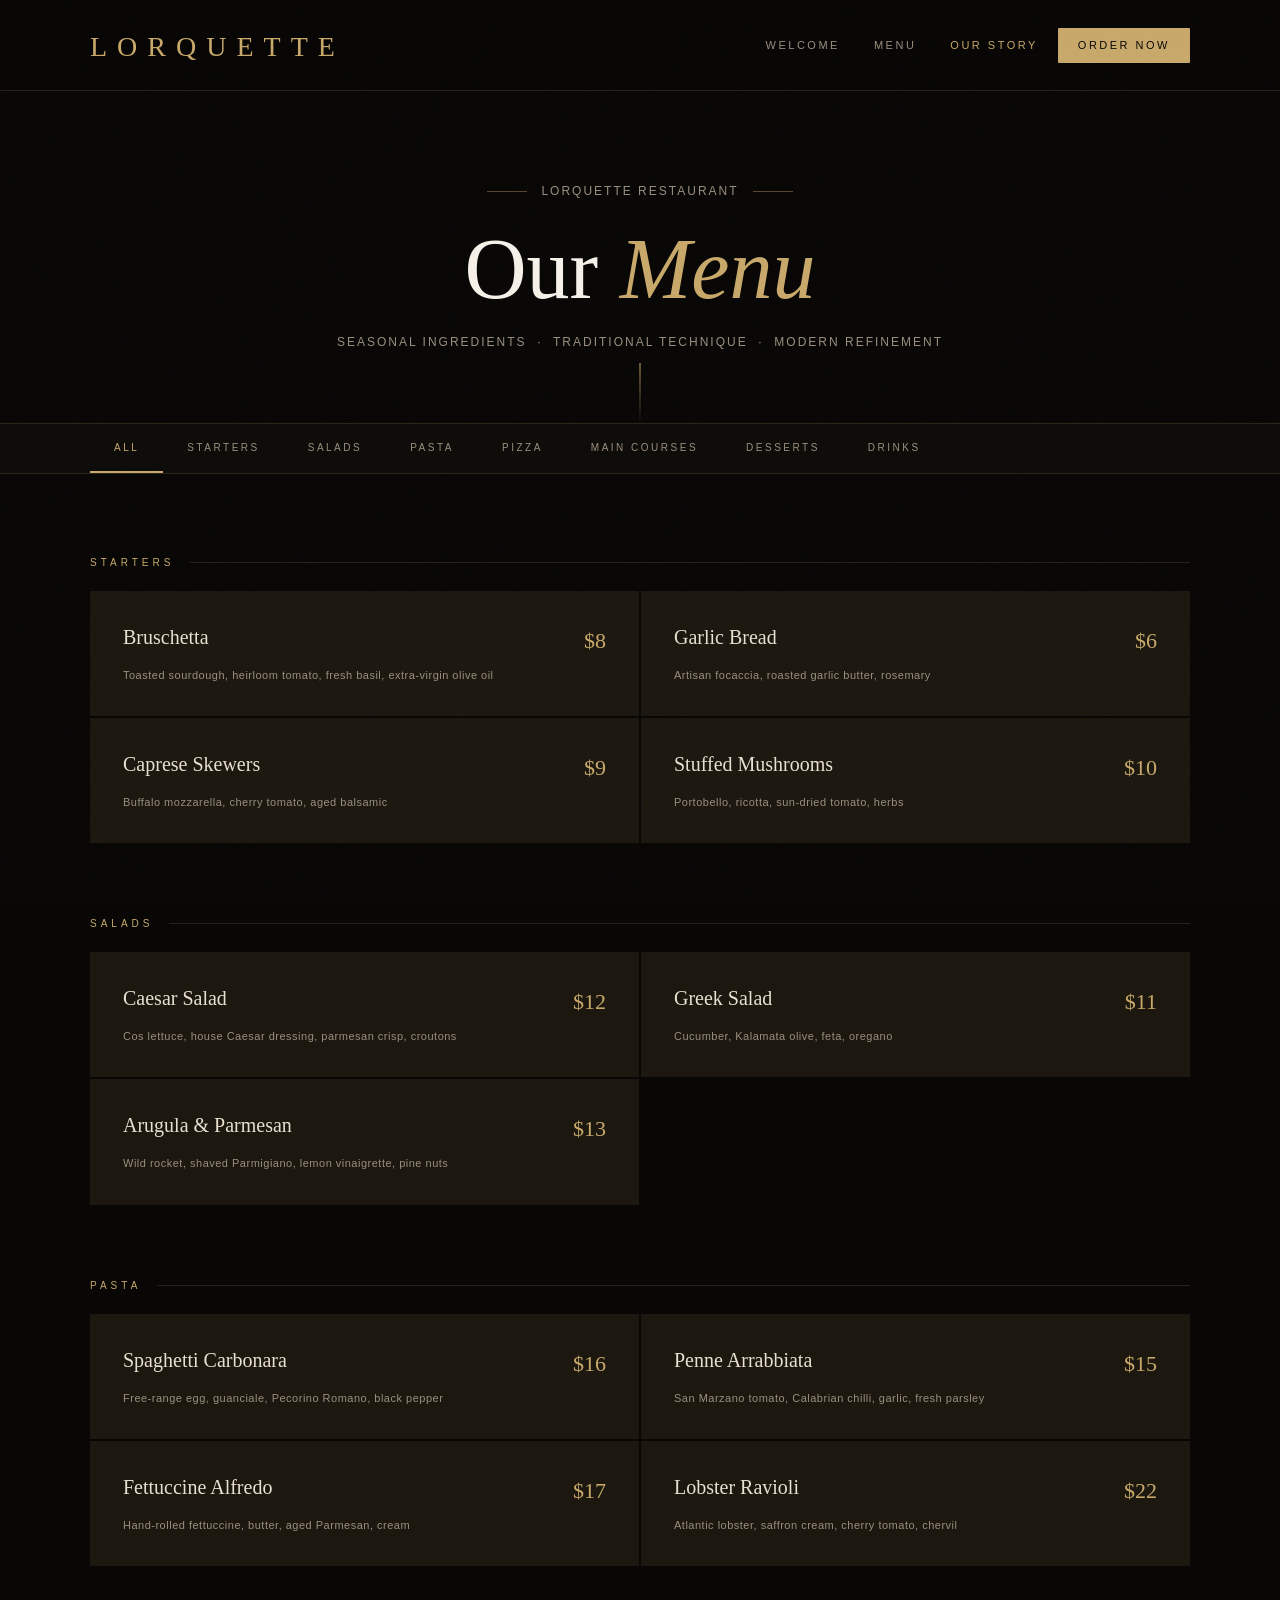
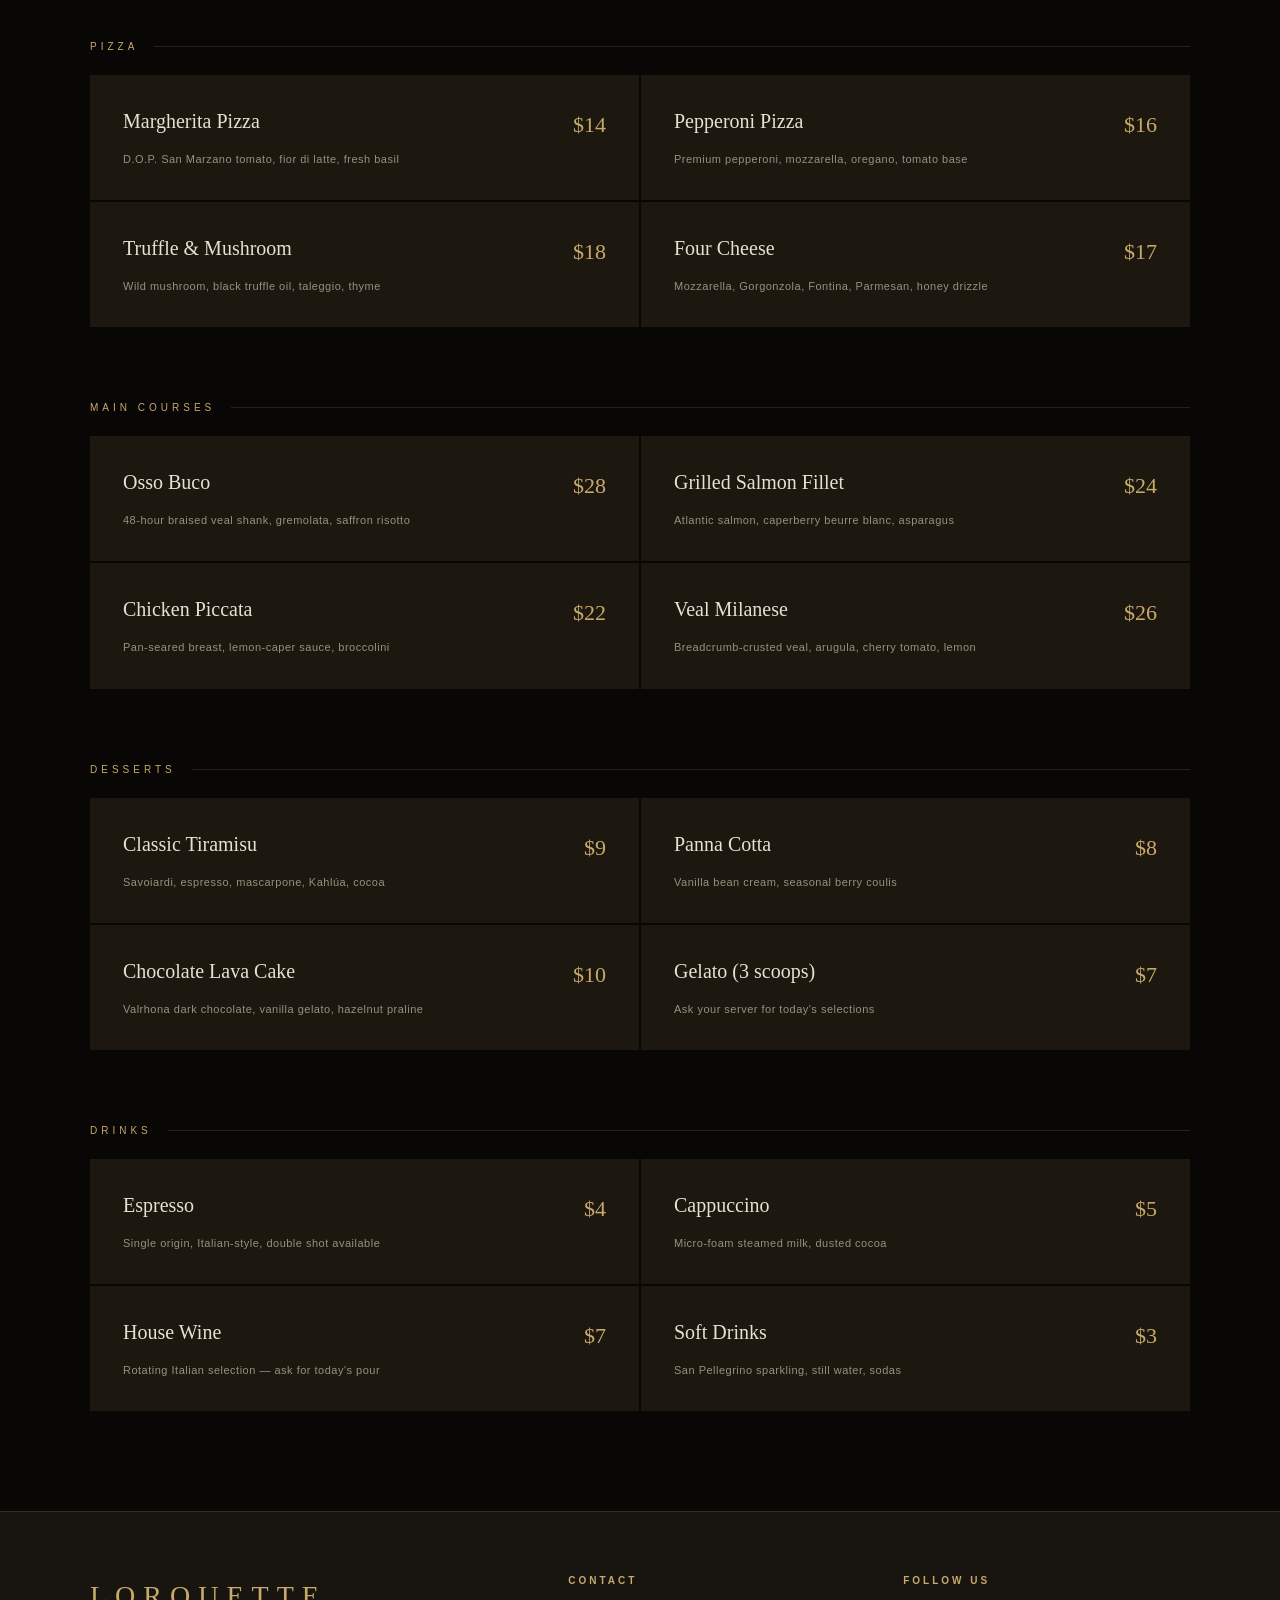
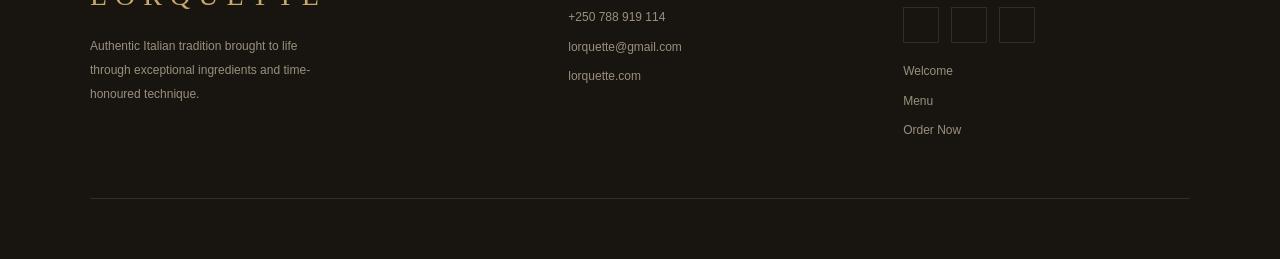
<file: index2.html>
<!DOCTYPE HTML>

<html>
	<head>
		<title>Lorquette Restaurant</title>
		<meta charset="utf-8" />
		<meta name="viewport" content="width=device-width, initial-scale=1, user-scalable=no" />
		<link rel="stylesheet" href="assets/css/style2.css" />
	</head>
	<body class="is-preload homepage">
        <div id="header-wrapper">
		<header id="header" class="container">
			<div id="logo">
				<h1><a href="index.html">Lorquette</a></h1>
			</div>
			<nav id="nav">
				<ul>
					<li><a href="index.html">Welcome</a></li>
					<li>
						<a href="#">Menu</a>
						<ul>
							<li><a href="#">Breakfast</a></li>
							<li><a href="#">Lunch</a></li>
							<li><a href="#">Dinner</a></li>
						</ul>
					</li>
					<li class="current"><a href="index2.html">Our Story</a></li>
					<li><a href="index.html" class="btn-nav">Order Now</a></li>
				</ul>
			</nav>
		</header>
	</div>


	<section id="menu-hero">
		<div class="container">
			<p class="hero-eyebrow">Lorquette Restaurant</p>
			<h1>Our <em>Menu</em></h1>
			<p>Seasonal ingredients &nbsp;·&nbsp; Traditional technique &nbsp;·&nbsp; Modern refinement</p>
		</div>
	</section>

	
	<nav id="category-nav">
		<div class="container">
			<div class="cat-nav-inner">
				<button class="cat-btn active" data-cat="all">All</button>
				<button class="cat-btn" data-cat="starters">Starters</button>
				<button class="cat-btn" data-cat="salads">Salads</button>
				<button class="cat-btn" data-cat="pasta">Pasta</button>
				<button class="cat-btn" data-cat="pizza">Pizza</button>
				<button class="cat-btn" data-cat="mains">Main Courses</button>
				<button class="cat-btn" data-cat="desserts">Desserts</button>
				<button class="cat-btn" data-cat="drinks">Drinks</button>
			</div>
		</div>
	</nav>


	<main id="menu-content">
		<div class="container">

			
			<div class="menu-category visible" id="cat-all">

				<div class="menu-all-section">
					<p class="all-section-label">Starters</p>
					<div class="menu-items-grid">
						<div class="menu-item"><div class="item-info"><span class="item-name">Bruschetta</span><span class="item-desc">Toasted sourdough, heirloom tomato, fresh basil, extra-virgin olive oil</span></div><span class="item-price">$8</span></div>
						<div class="menu-item"><div class="item-info"><span class="item-name">Garlic Bread</span><span class="item-desc">Artisan focaccia, roasted garlic butter, rosemary</span></div><span class="item-price">$6</span></div>
						<div class="menu-item"><div class="item-info"><span class="item-name">Caprese Skewers</span><span class="item-desc">Buffalo mozzarella, cherry tomato, aged balsamic</span></div><span class="item-price">$9</span></div>
						<div class="menu-item"><div class="item-info"><span class="item-name">Stuffed Mushrooms</span><span class="item-desc">Portobello, ricotta, sun-dried tomato, herbs</span></div><span class="item-price">$10</span></div>
					</div>
				</div>

				<div class="menu-all-section">
					<p class="all-section-label">Salads</p>
					<div class="menu-items-grid">
						<div class="menu-item"><div class="item-info"><span class="item-name">Caesar Salad</span><span class="item-desc">Cos lettuce, house Caesar dressing, parmesan crisp, croutons</span></div><span class="item-price">$12</span></div>
						<div class="menu-item"><div class="item-info"><span class="item-name">Greek Salad</span><span class="item-desc">Cucumber, Kalamata olive, feta, oregano</span></div><span class="item-price">$11</span></div>
						<div class="menu-item"><div class="item-info"><span class="item-name">Arugula & Parmesan</span><span class="item-desc">Wild rocket, shaved Parmigiano, lemon vinaigrette, pine nuts</span></div><span class="item-price">$13</span></div>
					</div>
				</div>

				<div class="menu-all-section">
					<p class="all-section-label">Pasta</p>
					<div class="menu-items-grid">
						<div class="menu-item"><div class="item-info"><span class="item-name">Spaghetti Carbonara</span><span class="item-desc">Free-range egg, guanciale, Pecorino Romano, black pepper</span></div><span class="item-price">$16</span></div>
						<div class="menu-item"><div class="item-info"><span class="item-name">Penne Arrabbiata</span><span class="item-desc">San Marzano tomato, Calabrian chilli, garlic, fresh parsley</span></div><span class="item-price">$15</span></div>
						<div class="menu-item"><div class="item-info"><span class="item-name">Fettuccine Alfredo</span><span class="item-desc">Hand-rolled fettuccine, butter, aged Parmesan, cream</span></div><span class="item-price">$17</span></div>
						<div class="menu-item"><div class="item-info"><span class="item-name">Lobster Ravioli</span><span class="item-desc">Atlantic lobster, saffron cream, cherry tomato, chervil</span></div><span class="item-price">$22</span></div>
					</div>
				</div>

				<div class="menu-all-section">
					<p class="all-section-label">Pizza</p>
					<div class="menu-items-grid">
						<div class="menu-item"><div class="item-info"><span class="item-name">Margherita Pizza</span><span class="item-desc">D.O.P. San Marzano tomato, fior di latte, fresh basil</span></div><span class="item-price">$14</span></div>
						<div class="menu-item"><div class="item-info"><span class="item-name">Pepperoni Pizza</span><span class="item-desc">Premium pepperoni, mozzarella, oregano, tomato base</span></div><span class="item-price">$16</span></div>
						<div class="menu-item"><div class="item-info"><span class="item-name">Truffle & Mushroom</span><span class="item-desc">Wild mushroom, black truffle oil, taleggio, thyme</span></div><span class="item-price">$18</span></div>
						<div class="menu-item"><div class="item-info"><span class="item-name">Four Cheese</span><span class="item-desc">Mozzarella, Gorgonzola, Fontina, Parmesan, honey drizzle</span></div><span class="item-price">$17</span></div>
					</div>
				</div>

				<div class="menu-all-section">
					<p class="all-section-label">Main Courses</p>
					<div class="menu-items-grid">
						<div class="menu-item"><div class="item-info"><span class="item-name">Osso Buco</span><span class="item-desc">48-hour braised veal shank, gremolata, saffron risotto</span></div><span class="item-price">$28</span></div>
						<div class="menu-item"><div class="item-info"><span class="item-name">Grilled Salmon Fillet</span><span class="item-desc">Atlantic salmon, caperberry beurre blanc, asparagus</span></div><span class="item-price">$24</span></div>
						<div class="menu-item"><div class="item-info"><span class="item-name">Chicken Piccata</span><span class="item-desc">Pan-seared breast, lemon-caper sauce, broccolini</span></div><span class="item-price">$22</span></div>
						<div class="menu-item"><div class="item-info"><span class="item-name">Veal Milanese</span><span class="item-desc">Breadcrumb-crusted veal, arugula, cherry tomato, lemon</span></div><span class="item-price">$26</span></div>
					</div>
				</div>

				<div class="menu-all-section">
					<p class="all-section-label">Desserts</p>
					<div class="menu-items-grid">
						<div class="menu-item"><div class="item-info"><span class="item-name">Classic Tiramisu</span><span class="item-desc">Savoiardi, espresso, mascarpone, Kahlúa, cocoa</span></div><span class="item-price">$9</span></div>
						<div class="menu-item"><div class="item-info"><span class="item-name">Panna Cotta</span><span class="item-desc">Vanilla bean cream, seasonal berry coulis</span></div><span class="item-price">$8</span></div>
						<div class="menu-item"><div class="item-info"><span class="item-name">Chocolate Lava Cake</span><span class="item-desc">Valrhona dark chocolate, vanilla gelato, hazelnut praline</span></div><span class="item-price">$10</span></div>
						<div class="menu-item"><div class="item-info"><span class="item-name">Gelato (3 scoops)</span><span class="item-desc">Ask your server for today's selections</span></div><span class="item-price">$7</span></div>
					</div>
				</div>

				<div class="menu-all-section">
					<p class="all-section-label">Drinks</p>
					<div class="menu-items-grid">
						<div class="menu-item"><div class="item-info"><span class="item-name">Espresso</span><span class="item-desc">Single origin, Italian-style, double shot available</span></div><span class="item-price">$4</span></div>
						<div class="menu-item"><div class="item-info"><span class="item-name">Cappuccino</span><span class="item-desc">Micro-foam steamed milk, dusted cocoa</span></div><span class="item-price">$5</span></div>
						<div class="menu-item"><div class="item-info"><span class="item-name">House Wine</span><span class="item-desc">Rotating Italian selection — ask for today's pour</span></div><span class="item-price">$7</span></div>
						<div class="menu-item"><div class="item-info"><span class="item-name">Soft Drinks</span><span class="item-desc">San Pellegrino sparkling, still water, sodas</span></div><span class="item-price">$3</span></div>
					</div>
				</div>

			</div>

			<!-- INDIVIDUAL CATEGORY VIEWS -->
			<div class="menu-category" id="cat-starters">
				<div class="cat-header"><div class="cat-header-line"></div><div class="cat-header-text"><i class="fas fa-utensils cat-icon"></i><h2><em>Starters</em></h2></div><div class="cat-header-line"></div></div>
				<div class="menu-items-grid">
					<div class="menu-item"><div class="item-info"><span class="item-name">Bruschetta</span><span class="item-desc">Toasted sourdough, heirloom tomato, fresh basil, extra-virgin olive oil</span></div><span class="item-price">$8</span></div>
					<div class="menu-item"><div class="item-info"><span class="item-name">Garlic Bread</span><span class="item-desc">Artisan focaccia, roasted garlic butter, rosemary</span></div><span class="item-price">$6</span></div>
					<div class="menu-item"><div class="item-info"><span class="item-name">Caprese Skewers</span><span class="item-desc">Buffalo mozzarella, cherry tomato, aged balsamic</span></div><span class="item-price">$9</span></div>
					<div class="menu-item"><div class="item-info"><span class="item-name">Stuffed Mushrooms</span><span class="item-desc">Portobello, ricotta, sun-dried tomato, herbs</span></div><span class="item-price">$10</span></div>
				</div>
			</div>

			<div class="menu-category" id="cat-salads">
				<div class="cat-header"><div class="cat-header-line"></div><div class="cat-header-text"><i class="fas fa-leaf cat-icon"></i><h2><em>Salads</em></h2></div><div class="cat-header-line"></div></div>
				<div class="menu-items-grid">
					<div class="menu-item"><div class="item-info"><span class="item-name">Caesar Salad</span><span class="item-desc">Cos lettuce, house Caesar dressing, parmesan crisp, croutons</span></div><span class="item-price">$12</span></div>
					<div class="menu-item"><div class="item-info"><span class="item-name">Greek Salad</span><span class="item-desc">Cucumber, Kalamata olive, feta, oregano</span></div><span class="item-price">$11</span></div>
					<div class="menu-item"><div class="item-info"><span class="item-name">Arugula & Parmesan</span><span class="item-desc">Wild rocket, shaved Parmigiano, lemon vinaigrette, pine nuts</span></div><span class="item-price">$13</span></div>
				</div>
			</div>

			<div class="menu-category" id="cat-pasta">
				<div class="cat-header"><div class="cat-header-line"></div><div class="cat-header-text"><i class="fas fa-bowl-food cat-icon"></i><h2><em>Pasta</em></h2></div><div class="cat-header-line"></div></div>
				<div class="menu-items-grid">
					<div class="menu-item"><div class="item-info"><span class="item-name">Spaghetti Carbonara</span><span class="item-desc">Free-range egg, guanciale, Pecorino Romano, black pepper</span></div><span class="item-price">$16</span></div>
					<div class="menu-item"><div class="item-info"><span class="item-name">Penne Arrabbiata</span><span class="item-desc">San Marzano tomato, Calabrian chilli, garlic, fresh parsley</span></div><span class="item-price">$15</span></div>
					<div class="menu-item"><div class="item-info"><span class="item-name">Fettuccine Alfredo</span><span class="item-desc">Hand-rolled fettuccine, butter, aged Parmesan, cream</span></div><span class="item-price">$17</span></div>
					<div class="menu-item"><div class="item-info"><span class="item-name">Lobster Ravioli</span><span class="item-desc">Atlantic lobster, saffron cream, cherry tomato, chervil</span></div><span class="item-price">$22</span></div>
				</div>
			</div>

			<div class="menu-category" id="cat-pizza">
				<div class="cat-header"><div class="cat-header-line"></div><div class="cat-header-text"><i class="fas fa-pizza-slice cat-icon"></i><h2><em>Pizza</em></h2></div><div class="cat-header-line"></div></div>
				<div class="menu-items-grid">
					<div class="menu-item"><div class="item-info"><span class="item-name">Margherita Pizza</span><span class="item-desc">D.O.P. San Marzano tomato, fior di latte, fresh basil</span></div><span class="item-price">$14</span></div>
					<div class="menu-item"><div class="item-info"><span class="item-name">Pepperoni Pizza</span><span class="item-desc">Premium pepperoni, mozzarella, oregano, tomato base</span></div><span class="item-price">$16</span></div>
					<div class="menu-item"><div class="item-info"><span class="item-name">Truffle & Mushroom</span><span class="item-desc">Wild mushroom, black truffle oil, taleggio, thyme</span></div><span class="item-price">$18</span></div>
					<div class="menu-item"><div class="item-info"><span class="item-name">Four Cheese</span><span class="item-desc">Mozzarella, Gorgonzola, Fontina, Parmesan, honey drizzle</span></div><span class="item-price">$17</span></div>
				</div>
			</div>

			<div class="menu-category" id="cat-mains">
				<div class="cat-header"><div class="cat-header-line"></div><div class="cat-header-text"><i class="fas fa-fire cat-icon"></i><h2>Main <em>Courses</em></h2></div><div class="cat-header-line"></div></div>
				<div class="menu-items-grid">
					<div class="menu-item"><div class="item-info"><span class="item-name">Osso Buco</span><span class="item-desc">48-hour braised veal shank, gremolata, saffron risotto</span></div><span class="item-price">$28</span></div>
					<div class="menu-item"><div class="item-info"><span class="item-name">Grilled Salmon Fillet</span><span class="item-desc">Atlantic salmon, caperberry beurre blanc, asparagus</span></div><span class="item-price">$24</span></div>
					<div class="menu-item"><div class="item-info"><span class="item-name">Chicken Piccata</span><span class="item-desc">Pan-seared breast, lemon-caper sauce, broccolini</span></div><span class="item-price">$22</span></div>
					<div class="menu-item"><div class="item-info"><span class="item-name">Veal Milanese</span><span class="item-desc">Breadcrumb-crusted veal, arugula, cherry tomato, lemon</span></div><span class="item-price">$26</span></div>
				</div>
			</div>

			<div class="menu-category" id="cat-desserts">
				<div class="cat-header"><div class="cat-header-line"></div><div class="cat-header-text"><i class="fas fa-ice-cream cat-icon"></i><h2><em>Desserts</em></h2></div><div class="cat-header-line"></div></div>
				<div class="menu-items-grid">
					<div class="menu-item"><div class="item-info"><span class="item-name">Classic Tiramisu</span><span class="item-desc">Savoiardi, espresso, mascarpone, Kahlúa, cocoa</span></div><span class="item-price">$9</span></div>
					<div class="menu-item"><div class="item-info"><span class="item-name">Panna Cotta</span><span class="item-desc">Vanilla bean cream, seasonal berry coulis</span></div><span class="item-price">$8</span></div>
					<div class="menu-item"><div class="item-info"><span class="item-name">Chocolate Lava Cake</span><span class="item-desc">Valrhona dark chocolate, vanilla gelato, hazelnut praline</span></div><span class="item-price">$10</span></div>
					<div class="menu-item"><div class="item-info"><span class="item-name">Gelato (3 scoops)</span><span class="item-desc">Ask your server for today's selections</span></div><span class="item-price">$7</span></div>
				</div>
			</div>

			<div class="menu-category" id="cat-drinks">
				<div class="cat-header"><div class="cat-header-line"></div><div class="cat-header-text"><i class="fas fa-wine-glass cat-icon"></i><h2><em>Drinks</em></h2></div><div class="cat-header-line"></div></div>
				<div class="menu-items-grid">
					<div class="menu-item"><div class="item-info"><span class="item-name">Espresso</span><span class="item-desc">Single origin, Italian-style, double shot available</span></div><span class="item-price">$4</span></div>
					<div class="menu-item"><div class="item-info"><span class="item-name">Cappuccino</span><span class="item-desc">Micro-foam steamed milk, dusted cocoa</span></div><span class="item-price">$5</span></div>
					<div class="menu-item"><div class="item-info"><span class="item-name">House Wine (Glass)</span><span class="item-desc">Rotating Italian selection — ask for today's pour</span></div><span class="item-price">$7</span></div>
					<div class="menu-item"><div class="item-info"><span class="item-name">Soft Drinks</span><span class="item-desc">San Pellegrino sparkling, still water, sodas</span></div><span class="item-price">$3</span></div>
				</div>
			</div>

		</div>
	</main>

	
	<div id="footer-wrapper">
		<footer class="container">
			<div class="footer-grid">
				<div class="footer-brand">
					<h2>Lorquette</h2>
					<p>Authentic Italian tradition brought to life through exceptional ingredients and time-honoured technique.</p>
				</div>
				<div class="footer-col">
					<h4>Contact</h4>
					<ul>
						<li><a href="tel:+250788919114">+250 788 919 114</a></li>
						<li><a href="mailto:lorquette@gmail.com">lorquette@gmail.com</a></li>
						<li><a href="#">lorquette.com</a></li>
					</ul>
				</div>
				<div class="footer-col">
					<h4>Follow Us</h4>
					<div class="social-links">
						<a href="#"><i class="fab fa-twitter"></i></a>
						<a href="#"><i class="fab fa-facebook-f"></i></a>
						<a href="#"><i class="fab fa-instagram"></i></a>
					</div>
					<ul style="margin-top:18px;">
						<li><a href="index.html">Welcome</a></li>
						<li><a href="index2.html">Menu</a></li>
						<li><a href="#">Order Now</a></li>
					</ul>
				</div>
			</div>
			<div class="footer-bottom">
				
			</div>
		</footer>
	</div>

	


    </body>
</file>
<file: assets/css/style2.css>
:root {
			--gold: #c8a96a;
			--gold-light: #dfc08a;
			--cream: #f5f0e8;
			--dark: #080706;
			--dark-2: #0e0c09;
			--dark-3: #181510;
			--surface: #1c1810;
			--surface-2: #221d13;
			--border: rgba(200, 169, 106, 0.16);
			--border-subtle: rgba(255,255,255,0.04);
			--text: #e8e0d0;
			--text-muted: #9a8f7e;
			--font-display: 'Cormorant Garamond', Georgia, serif;
			--font-body: 'Josefin Sans', sans-serif;
		}

		*, *::before, *::after { margin: 0; padding: 0; box-sizing: border-box; }
		html { scroll-behavior: smooth; }

		body {
			font-family: var(--font-body);
			background-color: var(--dark);
			color: var(--text);
			line-height: 1.7;
			overflow-x: hidden;
		}

		
		body::before {
			content: '';
			position: fixed;
			inset: 0;
			background-image: url("data:image/svg+xml,%3Csvg viewBox='0 0 256 256' xmlns='http://www.w3.org/2000/svg'%3E%3Cfilter id='noise'%3E%3CfeTurbulence type='fractalNoise' baseFrequency='0.9' numOctaves='4' stitchTiles='stitch'/%3E%3C/filter%3E%3Crect width='100%25' height='100%25' filter='url(%23noise)' opacity='0.035'/%3E%3C/svg%3E");
			pointer-events: none;
			z-index: 1000;
			opacity: 0.4;
		}

		.container {
			width: 92%;
			max-width: 1100px;
			margin: 0 auto;
		}

	
		#header-wrapper {
			position: sticky;
			top: 0;
			z-index: 999;
			background: rgba(8,7,6,0.92);
			backdrop-filter: blur(16px);
			border-bottom: 1px solid var(--border);
		}

		#header {
			display: flex;
			justify-content: space-between;
			align-items: center;
			padding: 18px 0;
		}

		#logo h1 a {
			font-family: var(--font-display);
			color: var(--gold);
			font-size: 28px;
			font-weight: 300;
			letter-spacing: 10px;
			text-decoration: none;
			text-transform: uppercase;
		}

		#nav ul {
			list-style: none;
			display: flex;
			gap: 6px;
			align-items: center;
		}

		#nav ul li { position: relative; }

		#nav ul li a {
			font-family: var(--font-body);
			color: var(--text-muted);
			text-decoration: none;
			font-size: 11px;
			font-weight: 300;
			letter-spacing: 2.5px;
			text-transform: uppercase;
			padding: 8px 14px;
			display: block;
			transition: color 0.3s;
		}

		#nav ul li a:hover,
		#nav ul li.current > a { color: var(--gold); }

		#nav ul li ul {
			position: absolute;
			top: calc(100% + 12px);
			left: 0;
			background: var(--dark-3);
			display: none;
			flex-direction: column;
			min-width: 160px;
			border: 1px solid var(--border);
			border-radius: 2px;
		}

		#nav ul li:hover > ul { display: flex; }

		#nav ul li ul li a {
			font-size: 10px;
			letter-spacing: 2px;
			padding: 11px 18px;
			border-bottom: 1px solid var(--border-subtle);
		}

		#nav ul li ul li:last-child a { border-bottom: none; }

		.btn-nav {
			background: var(--gold) !important;
			color: var(--dark) !important;
			border-radius: 1px;
			font-weight: 400 !important;
			padding: 8px 20px !important;
		}

		.btn-nav:hover { background: var(--gold-light) !important; }

		#menu-hero {
			padding: 90px 0 70px;
			text-align: center;
			background: var(--dark);
			position: relative;
		}

		#menu-hero::after {
			content: '';
			position: absolute;
			bottom: 0;
			left: 50%;
			transform: translateX(-50%);
			width: 1px;
			height: 60px;
			background: linear-gradient(to bottom, var(--gold), transparent);
		}

		.hero-eyebrow {
			font-size: 10px;
			letter-spacing: 5px;
			text-transform: uppercase;
			color: var(--gold);
			margin-bottom: 20px;
			display: flex;
			align-items: center;
			justify-content: center;
			gap: 14px;
		}

		.hero-eyebrow::before,
		.hero-eyebrow::after {
			content: '';
			display: inline-block;
			width: 40px;
			height: 1px;
			background: var(--gold);
			opacity: 0.4;
		}

		#menu-hero h1 {
			font-family: var(--font-display);
			font-size: clamp(52px, 7vw, 86px);
			font-weight: 300;
			color: var(--cream);
			line-height: 1.1;
			margin-bottom: 16px;
		}

		#menu-hero h1 em {
			font-style: italic;
			color: var(--gold);
		}

		#menu-hero p {
			font-size: 12px;
			letter-spacing: 2px;
			text-transform: uppercase;
			color: var(--text-muted);
		}

	
		#category-nav {
			background: var(--dark-2);
			border-bottom: 1px solid var(--border);
			border-top: 1px solid var(--border);
			position: sticky;
			top: 65px;
			z-index: 98;
		}

		.cat-nav-inner {
			display: flex;
			gap: 0;
			overflow-x: auto;
			scrollbar-width: none;
		}

		.cat-nav-inner::-webkit-scrollbar { display: none; }

		.cat-btn {
			background: none;
			border: none;
			color: var(--text-muted);
			font-family: var(--font-body);
			font-size: 10px;
			letter-spacing: 2.5px;
			text-transform: uppercase;
			padding: 18px 24px;
			cursor: pointer;
			white-space: nowrap;
			border-bottom: 2px solid transparent;
			transition: color 0.3s, border-color 0.3s;
		}

		.cat-btn:hover,
		.cat-btn.active {
			color: var(--gold);
			border-bottom-color: var(--gold);
		}

		
		#menu-content {
			padding: 80px 0 100px;
			background: var(--dark);
		}

		/* Each category block */
		.menu-category {
			display: none;
			animation: fadeUp 0.4s ease both;
		}

		.menu-category.visible { display: block; }

		/* Category header */
		.cat-header {
			display: flex;
			align-items: center;
			gap: 28px;
			margin-bottom: 48px;
		}

		.cat-header-line {
			flex: 1;
			height: 1px;
			background: var(--border);
		}

		.cat-header-text {
			text-align: center;
		}

		.cat-header-text .cat-icon {
			font-size: 18px;
			color: var(--gold);
			display: block;
			margin-bottom: 10px;
			opacity: 0.7;
		}

		.cat-header-text h2 {
			font-family: var(--font-display);
			font-size: 42px;
			font-weight: 300;
			color: var(--cream);
			letter-spacing: 2px;
		}

		.cat-header-text h2 em {
			font-style: italic;
			color: var(--gold);
		}

		/* Menu items grid */
		.menu-items-grid {
			display: grid;
			grid-template-columns: 1fr 1fr;
			gap: 2px;
		}

		.menu-item {
			background: var(--surface);
			padding: 28px 32px;
			display: flex;
			justify-content: space-between;
			align-items: flex-start;
			gap: 20px;
			border: 1px solid transparent;
			transition: border-color 0.3s, background 0.3s;
			position: relative;
			overflow: hidden;
		}

		.menu-item::before {
			content: '';
			position: absolute;
			left: 0;
			top: 0;
			bottom: 0;
			width: 2px;
			background: var(--gold);
			transform: scaleY(0);
			transform-origin: bottom;
			transition: transform 0.3s ease;
		}

		.menu-item:hover {
			background: var(--surface-2);
			border-color: var(--border);
		}

		.menu-item:hover::before { transform: scaleY(1); }

		.item-info { flex: 1; }

		.item-name {
			font-family: var(--font-display);
			font-size: 20px;
			font-weight: 400;
			color: var(--text);
			display: block;
			margin-bottom: 6px;
			transition: color 0.3s;
		}

		.menu-item:hover .item-name { color: var(--cream); }

		.item-desc {
			font-size: 11px;
			letter-spacing: 0.5px;
			color: var(--text-muted);
			line-height: 1.6;
		}

		.item-price {
			font-family: var(--font-display);
			font-size: 22px;
			font-weight: 300;
			color: var(--gold);
			white-space: nowrap;
			padding-top: 2px;
		}

	
		.menu-all-section { margin-bottom: 72px; }

		.menu-all-section:last-child { margin-bottom: 0; }

		.all-section-label {
			font-size: 10px;
			letter-spacing: 4px;
			text-transform: uppercase;
			color: var(--gold);
			margin-bottom: 20px;
			display: flex;
			align-items: center;
			gap: 16px;
		}

		.all-section-label::after {
			content: '';
			flex: 1;
			height: 1px;
			background: var(--border);
		}

		#footer-wrapper {
			background: var(--dark-3);
			padding: 60px 0 36px;
			border-top: 1px solid var(--border);
		}

		.footer-grid {
			display: grid;
			grid-template-columns: 1.5fr 1fr 1fr;
			gap: 48px;
			margin-bottom: 48px;
		}

		.footer-brand h2 {
			font-family: var(--font-display);
			font-size: 28px;
			font-weight: 300;
			color: var(--gold);
			letter-spacing: 8px;
			text-transform: uppercase;
			margin-bottom: 14px;
		}

		.footer-brand p {
			font-size: 12px;
			color: var(--text-muted);
			line-height: 2;
			max-width: 240px;
		}

		.footer-col h4 {
			font-size: 10px;
			letter-spacing: 3px;
			text-transform: uppercase;
			color: var(--gold);
			margin-bottom: 18px;
		}

		.footer-col ul { list-style: none; }

		.footer-col ul li {
			margin-bottom: 9px;
			font-size: 12px;
			color: var(--text-muted);
		}

		.footer-col ul li a {
			color: var(--text-muted);
			text-decoration: none;
			transition: color 0.3s;
		}

		.footer-col ul li a:hover { color: var(--gold); }

		.social-links {
			display: flex;
			gap: 12px;
			margin-top: 4px;
		}

		.social-links a {
			width: 36px;
			height: 36px;
			border: 1px solid var(--border);
			display: flex;
			align-items: center;
			justify-content: center;
			color: var(--text-muted);
			text-decoration: none;
			font-size: 12px;
			transition: all 0.3s;
		}

		.social-links a:hover {
			border-color: var(--gold);
			color: var(--gold);
		}

		.footer-bottom {
			padding-top: 24px;
			border-top: 1px solid var(--border);
			display: flex;
			justify-content: space-between;
		}

		.footer-bottom p {
			font-size: 10px;
			letter-spacing: 1.5px;
			text-transform: uppercase;
			color: rgba(154,143,126,0.45);
		}

	
		@keyframes fadeUp {
			from { opacity: 0; transform: translateY(20px); }
			to   { opacity: 1; transform: translateY(0); }
		}

		
		@media (max-width: 780px) {
			.menu-items-grid { grid-template-columns: 1fr; }
			.footer-grid { grid-template-columns: 1fr 1fr; }
		}

		@media (max-width: 560px) {
			#header { flex-direction: column; gap: 12px; }
			#nav ul { gap: 0; }
			#nav ul li a { padding: 7px 8px; font-size: 10px; }
			.footer-grid { grid-template-columns: 1fr; }
			.menu-item { padding: 20px; }

		}
</file>
